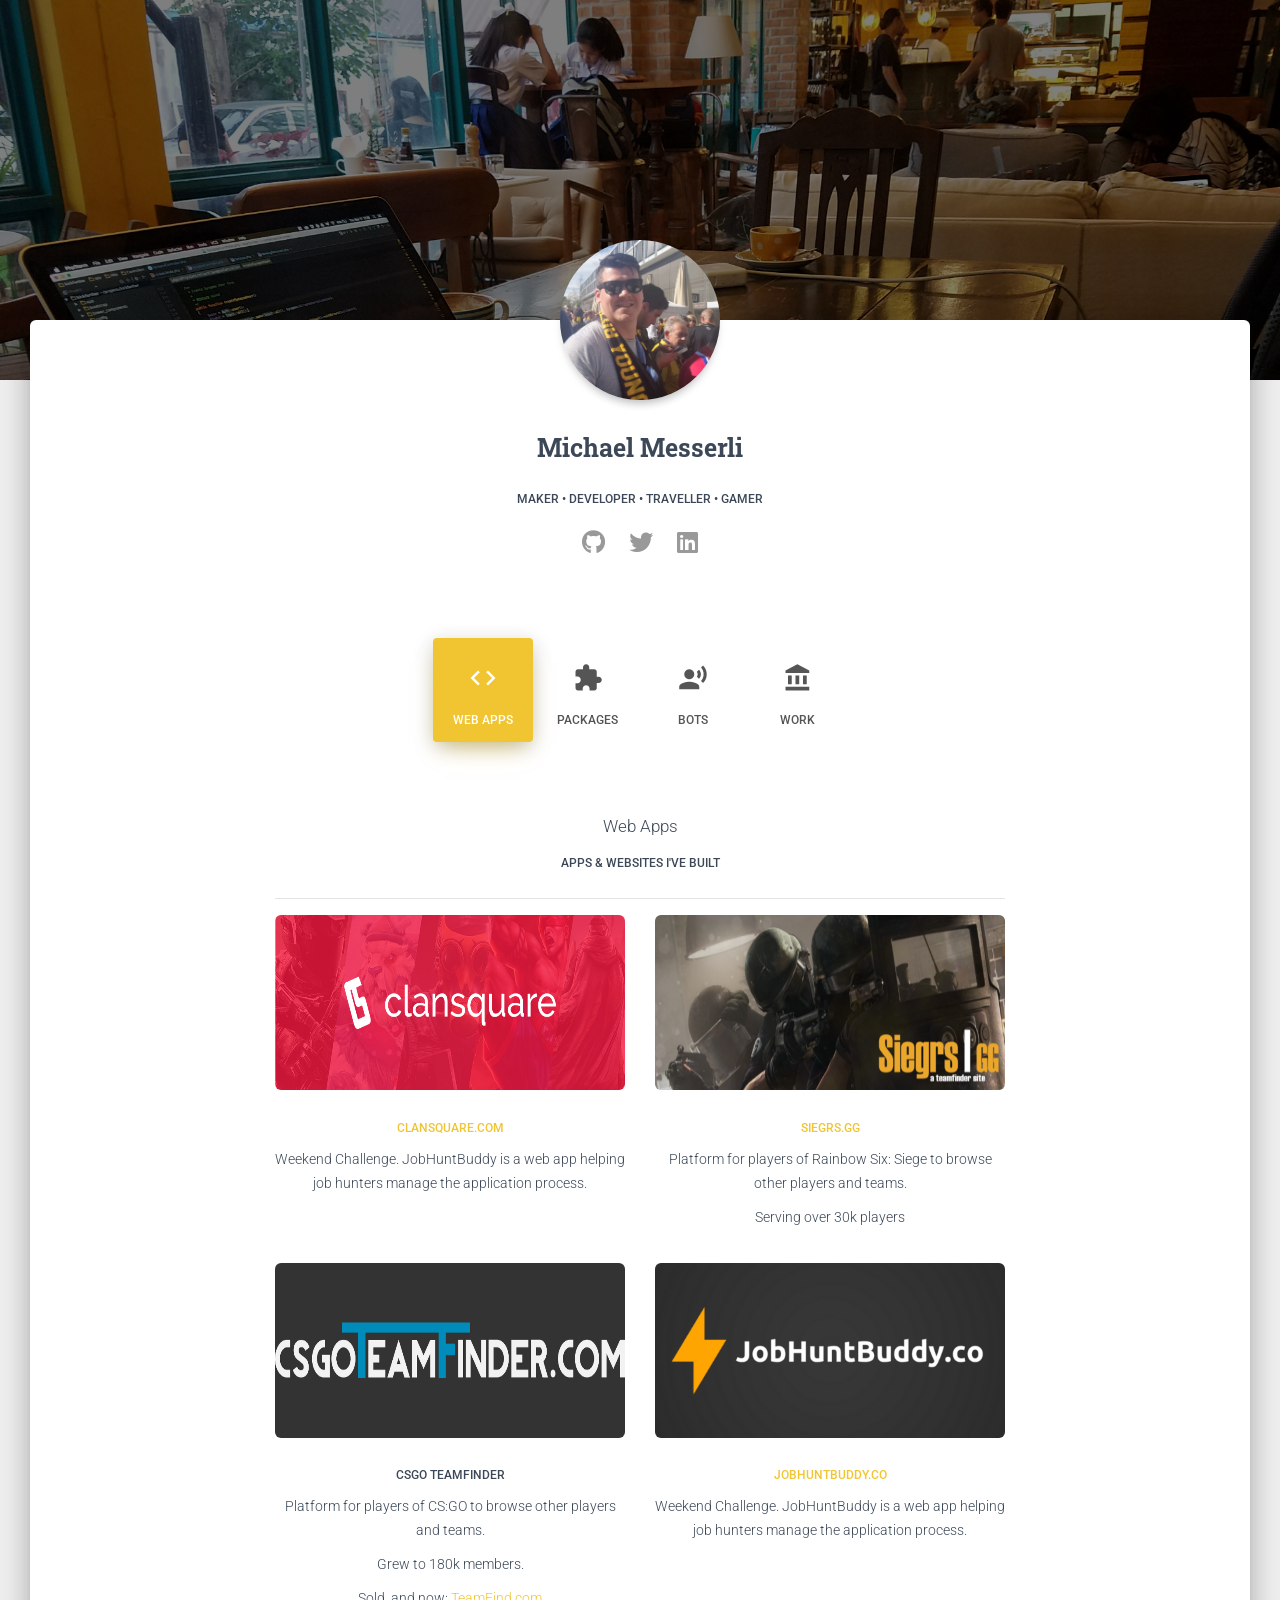
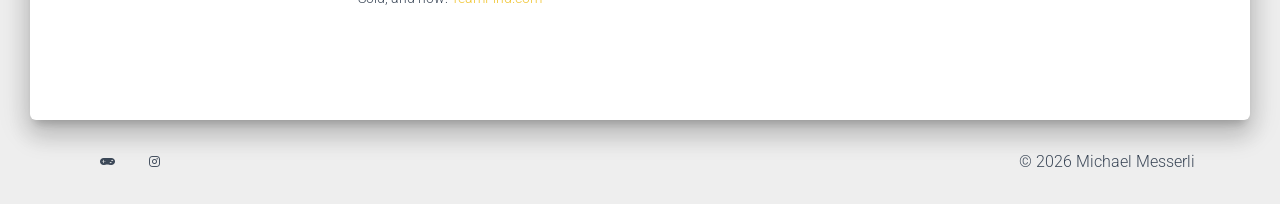
<file: index.html>
<!DOCTYPE html>
<html lang="en">

<head>
  <meta charset="utf-8" />
  <link rel="apple-touch-icon" sizes="76x76" href="./img/apple-icon.png">
  <link rel="icon" type="image/png" href="./img/favicon.png">
  <meta http-equiv="X-UA-Compatible" content="IE=edge,chrome=1" />
  <title>
    Michael Messerli
  </title>
  <meta content='width=device-width, initial-scale=1.0, maximum-scale=1.0, user-scalable=0, shrink-to-fit=no' name='viewport' />
  <!--     Fonts and icons     -->
  <link rel="stylesheet" type="text/css" href="https://fonts.googleapis.com/css?family=Roboto:300,400,500,700|Roboto+Slab:400,700|Material+Icons" />
  <link rel="stylesheet" href="https://use.fontawesome.com/releases/v5.7.2/css/all.css" integrity="sha384-fnmOCqbTlWIlj8LyTjo7mOUStjsKC4pOpQbqyi7RrhN7udi9RwhKkMHpvLbHG9Sr" crossorigin="anonymous">
  <!-- CSS Files -->
  <link href="./css/material-kit.css?v=2.0.5" rel="stylesheet" />
  <link href="./css/style.css" rel="stylesheet" />

  <!-- Global site tag (gtag.js) - Google Analytics -->
  <script async src="https://www.googletagmanager.com/gtag/js?id=UA-22063136-3"></script>
  <script>
    window.dataLayer = window.dataLayer || [];
    function gtag(){dataLayer.push(arguments);}
    gtag('js', new Date());

    gtag('config', 'UA-22063136-3');
  </script>

</head>

<body class="profile-page sidebar-collapse">
  <div class="page-header header-filter" data-parallax="true" style="background-image: url('./img/banner-bg_2.jpg');"></div>
  <div class="main main-raised">
    <div class="profile-content">
      <div class="container">
        <div class="row">
          <div class="col-md-6 ml-auto mr-auto">
            <div class="profile">
              <div class="avatar">
                <img src="./img/michael_yb_game.jpg" alt="Circle Image" class="img-raised rounded-circle img-fluid">
              </div>
              <div class="name">
                <h3 class="title">Michael Messerli</h3>
                <h6>Maker &bull; Developer &bull; Traveller &bull; Gamer</h6>
                <a href="https://github.com/messerli90" class="btn btn-just-icon btn-link btn-github"><i class="fab fa-github"></i></a>
                <a href="https://twitter.com/michaelmesserli" class="btn btn-just-icon btn-link btn-twitter"><i class="fab fa-twitter"></i></a>
                <a href="https://linkedin.com/in/messerlimichael" class="btn btn-just-icon btn-link btn-linkedin"><i class="fab fa-linkedin"></i></a>
              </div>
            </div>
          </div>
        </div>
        <!-- <div class="description text-center"> -->
          <!-- <p>I love building things to help bring people together. Building communities online</p> -->
        <!-- </div> -->
        <div class="row">
          <div class="col-md-6 ml-auto mr-auto">
            <div class="profile-tabs">
              <ul class="nav nav-pills nav-pills-icons justify-content-center" role="tablist">
                <li class="nav-item">
                  <a class="nav-link active" href="#studio" role="tab" data-toggle="tab">
                    <i class="material-icons">code</i> Web Apps
                  </a>
                </li>
                <li class="nav-item">
                  <a class="nav-link" href="#works" role="tab" data-toggle="tab">
                    <i class="material-icons">extension</i> Packages
                  </a>
                </li>
                <li class="nav-item">
                  <a class="nav-link" href="#favorite" role="tab" data-toggle="tab">
                    <i class="material-icons">record_voice_over</i> Bots
                  </a>
                </li>
                <li class="nav-item">
                  <a class="nav-link" href="#work" role="tab" data-toggle="tab">
                    <i class="material-icons">account_balance</i> Work
                  </a>
                </li>
              </ul>
            </div>
          </div>
        </div>
        <div class="tab-content tab-space">
          <div class="tab-pane active text-center gallery" id="studio">
            <h5>Web Apps</h5>
            <h6>Apps &amp; Websites I've built</h6>
            <div class="row"><div class="col-md-8 m-auto"><hr></div></div>
            <div class="row mb-4">
              <div class="col-md-4 ml-auto">
                <img src="./img/clansquare_banner.png" class="rounded" height="175">
                <h6><a href="https://clansquare.com">ClanSquare.com</a></h6>
                <p>Weekend Challenge. JobHuntBuddy is a web app helping job hunters manage the application process.</p>
                <p></p>
              </div>
              <div class="col-md-4 mr-auto">
                <img src="./img/siegrs_banner_2.png" class="rounded" height="175">
                <h6><a href="https://siegrs.gg">Siegrs.gg</a></h6>
                <p>Platform for players of Rainbow Six: Siege to browse other players and teams.</p>
                <p>Serving over 30k players</p>
              </div>
            </div>
            <div class="row">
              <div class="col-md-4 ml-auto">
                <img src="./img/tfbanner_postsize.png" class="rounded" height="175">
                <h6>CSGO TeamFinder</h6>
                <p>Platform for players of CS:GO to browse other players and teams.</p>
                <p>Grew to 180k members.</p>
                <p>Sold, and now: <a href="https://teamfind.com/">TeamFind.com</a></p>
              </div>
              <div class="col-md-4 mr-auto">
                <img src="./img/jobhuntbuddy_2.png" class="rounded" height="175">
                <h6><a href="https://JobHuntBuddy.co">JobHuntBuddy.co</a></h6>
                <p>Weekend Challenge. JobHuntBuddy is a web app helping job hunters manage the application process.</p>
                <p></p>
              </div>
            </div>
          </div>
          <div class="tab-pane text-center gallery" id="works">
              <h5>Packages &amp; Libraries</h5>
              <h6>Mainly Laravel wrappers for APIs</h6>
              <div class="row"><div class="col-md-8 m-auto"><hr></div></div>
            <div class="row">
              <div class="col-md-3 ml-auto">
                <img src="./img/igdb_logo.png" class="rounded" height="125">
                <h6>IGDB Wrapper</h6>
                <p>Open source. IGDB Wrapper/Facade built for Laravel</p>
                <p>
                  <a href="https://github.com/messerli90/igdb" class="m-2"><i class="fab fa-2x fa-github"></i></a>
                  <a href="https://packagist.org/packages/messerli90/igdb" class="m-2"><i class="fas fa-2x fa-box"></i></a>
                </p>
              </div>
              <div class="col-md-3 mr-auto">
                <img src="./img/bittrex.jpeg" class="rounded" height="125">
                <h6>Bittrex Wrapper</h6>
                <p>Open source. Laravel PHP Facade/Wrapper for the Bittrex API</p>
                <p>
                  <a href="https://github.com/messerli90/bittrex" class="m-2"><i class="fab fa-2x fa-github"></i></a>
                  <a href="https://packagist.org/packages/messerli90/bittrex" class="m-2"><i class="fas fa-2x fa-box"></i></a>
                </p>
              </div>
            </div>
            <div class="row">
                <div class="col-md-3 ml-auto">
                  <img src="./img/firstpromoter.png" class="rounded" height="125">
                  <h6>FirstPromoter</h6>
                  <p>Open source. FirstPromoter Wrapper/Facade built for Laravel</p>
                  <p>
                    <a href="https://github.com/messerli90/first_promoter" class="m-2"><i class="fab fa-2x fa-github"></i></a>
                    <a href="https://packagist.org/packages/messerli90/first_promoter" class="m-2"><i class="fas fa-2x fa-box"></i></a>
                  </p>
                </div>
                <div class="col-md-3 mr-auto">
                  
                </div>
            </div>
          </div>
          <div class="tab-pane text-center gallery" id="favorite">
            <h5>Bots</h5>
            <h6>Hope to fill this up a bit</h6>
            <div class="row"><div class="col-md-8 m-auto"><hr></div></div>
            <div class="row">
              <div class="col-md-3 ml-auto">
                <img src="./img/discord.svg" class="rounded">
                <h6>Discord Bot</h6>
                <p>Let's users assign themselves roles.</p>
                <p>Built in NodeJS</p>
                
              </div>
              <div class="col-md-3 mr-auto">
                
              </div>
            </div>
          </div>
          <div class="tab-pane text-center gallery" id="work">
            <h5>Work</h5>
            <h6>Companies &amp; Websites I've worked for</h6>
            <div class="row"><div class="col-md-8 m-auto"><hr></div></div>
            <div class="row mb-4">
              <div class="col-md-3 ml-auto">
                <img src="./img/freedomground.png" class="rounded" height="175">
                <h6>FreedomGround</h6>
                <p><em>Lead Developer</em></p>
                <p>Lead development of this survey platform.</p>
                <p>Contest voting system, sweepstake algorith, and affiliate marketing program.</p>
                
              </div>
              <div class="col-md-3 mr-auto">
                  <img src="./img/yumi.png" class="rounded" height="175">
                  <h6>Yumi</h6>
                  <p><em>Back-end Developer</em></p>
                  <p>Consulted on subscription service refactor</p>
                  <p></p>
              </div>
            </div>
            <div class="row">
                <div class="col-md-3 ml-auto">
                  <img src="./img/kickfurther.png" class="rounded" height="75">
                  <h6>Kickfurther</h6>
                  <p><em>Full-Stack Developer</em></p>
                  <p>Original employee; Helped build the foundation of this crowd-funding platform.</p>
                  <p>Implemented banking and billing systems</p>
                  
                </div>
                <div class="col-md-3 mr-auto">
                    
                </div>
              </div>
          </div>
        </div>
      </div>
    </div>
  </div>
  <footer class="footer footer-default">
    <div class="container">
      <nav class="float-left">
        <ul>
          <li>
            <a href="https://steamcommunity.com/id/knifely"><i class="fa fa-gamepad"></i></a>
          </li>
          <li>
            <a href="https://instagram.com/michaelmesserli"><i class="fab fa-instagram"></i></a>
          </li>
        </ul>
      </nav>
      <div class="copyright float-right">
        &copy;
        <script>
          document.write(new Date().getFullYear())
        </script> Michael Messerli
      </div>
    </div>
  </footer>
  <!--   Core JS Files   -->
  <script src="./js/core/jquery.min.js" type="text/javascript"></script>
  <script src="./js/core/popper.min.js" type="text/javascript"></script>
  <script src="./js/core/bootstrap-material-design.min.js" type="text/javascript"></script>
  <script src="./js/plugins/moment.min.js"></script>
  <!-- Control Center for Material Kit: parallax effects, scripts for the example pages etc -->
  <script src="./js/material-kit.js?v=2.0.5" type="text/javascript"></script>
</body>

</html>
</file>
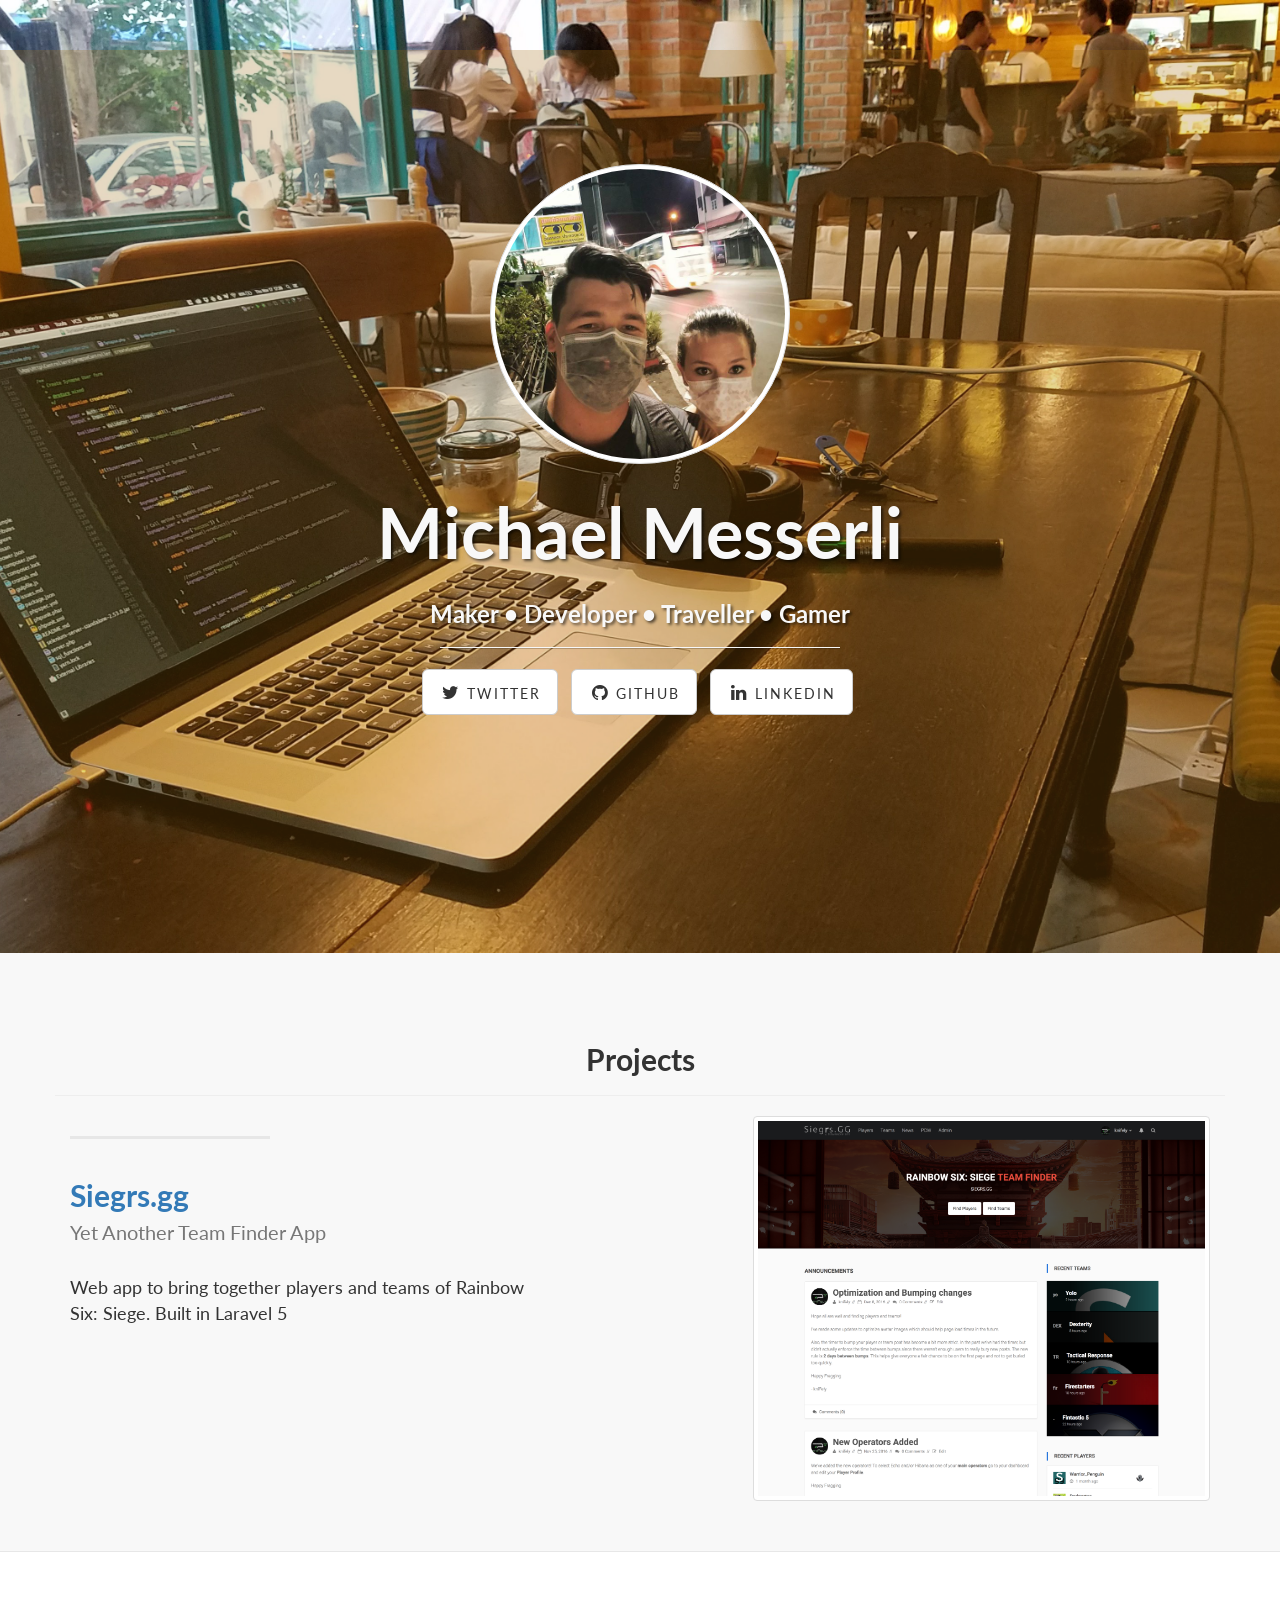
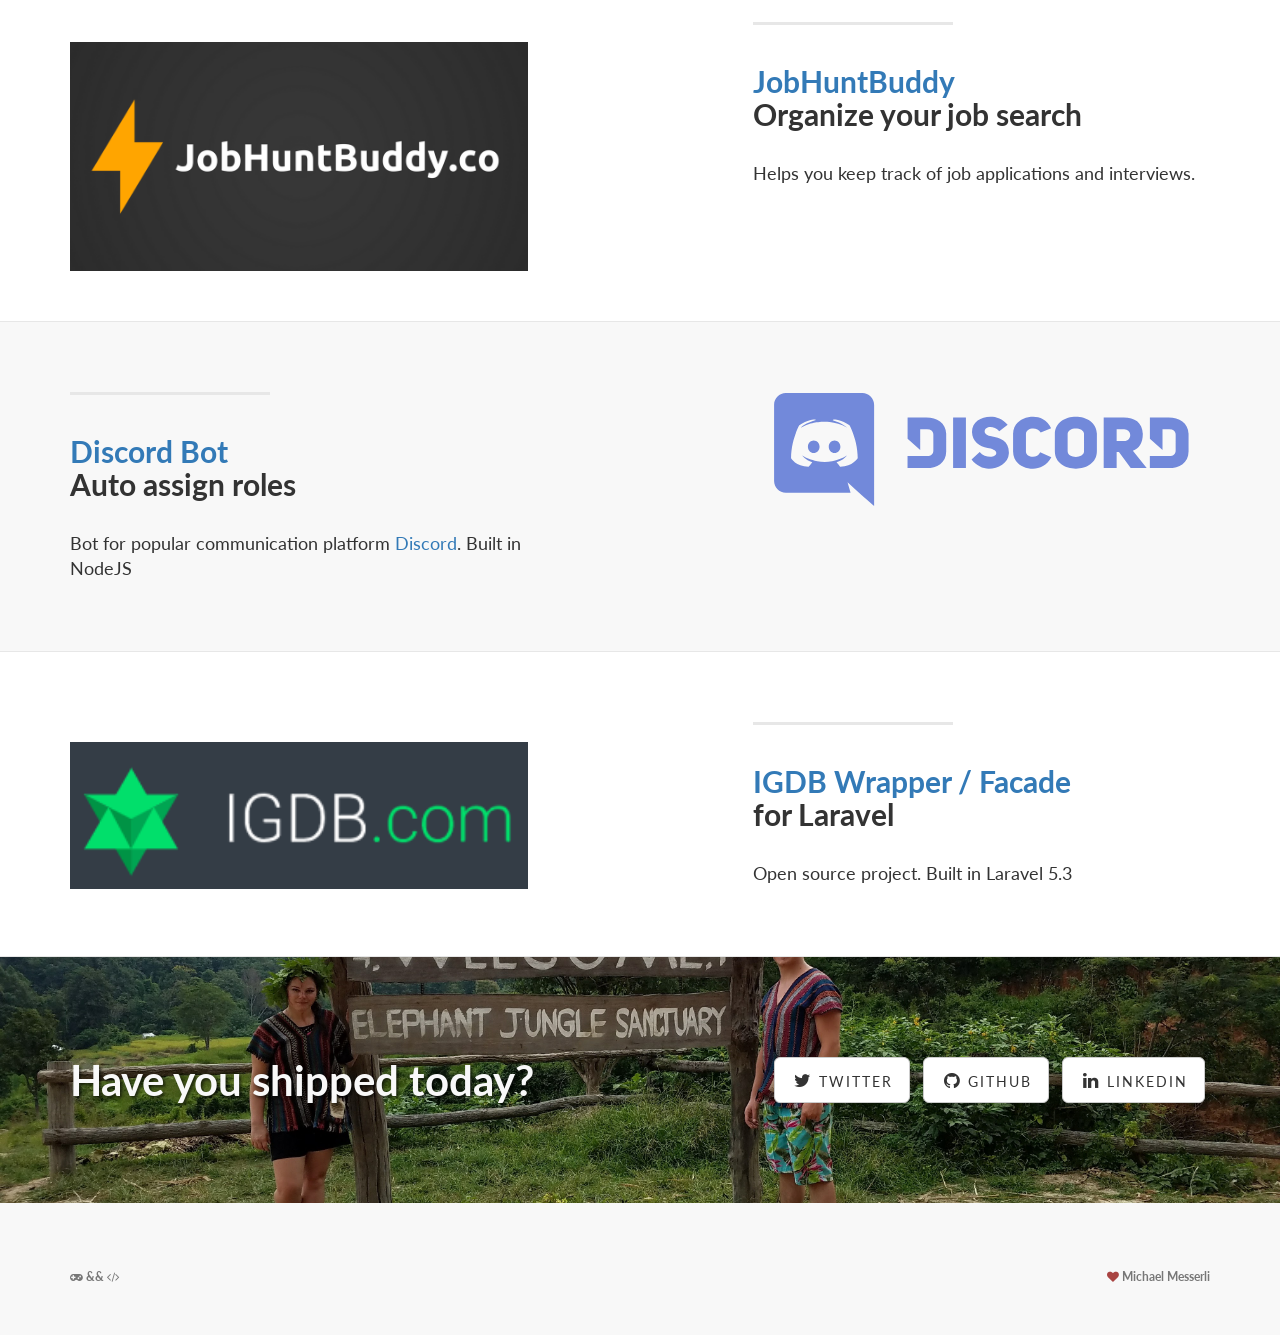
<file: index_2.html>
<!DOCTYPE html>
<html lang="en">

<head>

  <meta charset="utf-8">
  <meta http-equiv="X-UA-Compatible" content="IE=edge">
  <meta name="viewport" content="width=device-width, initial-scale=1">
  <meta name="description" content="My portfolio site, what else?">
  <meta name="author" content="Michael Messerli">

  <title>Michael Messerli</title>

  <!-- Bootstrap Core CSS -->
  <link href="https://maxcdn.bootstrapcdn.com/bootstrap/3.3.7/css/bootstrap.min.css" rel="stylesheet" integrity="sha384-BVYiiSIFeK1dGmJRAkycuHAHRg32OmUcww7on3RYdg4Va+PmSTsz/K68vbdEjh4u" crossorigin="anonymous">

  <!-- Custom CSS -->
  <link href="css/landing-page.css" rel="stylesheet">

  <!-- Custom Fonts -->
  <link href="https://maxcdn.bootstrapcdn.com/font-awesome/4.7.0/css/font-awesome.min.css" rel="stylesheet" integrity="sha384-wvfXpqpZZVQGK6TAh5PVlGOfQNHSoD2xbE+QkPxCAFlNEevoEH3Sl0sibVcOQVnN" crossorigin="anonymous">
  <link href="https://fonts.googleapis.com/css?family=Lato:300,400,700,300italic,400italic,700italic" rel="stylesheet" type="text/css">

  <!-- HTML5 Shim and Respond.js IE8 support of HTML5 elements and media queries -->
  <!-- WARNING: Respond.js doesn't work if you view the page via file:// -->
  <!--[if lt IE 9]>
  <script src="https://oss.maxcdn.com/libs/html5shiv/3.7.0/html5shiv.js"></script>
  <script src="https://oss.maxcdn.com/libs/respond.js/1.4.2/respond.min.js"></script>
  <![endif]-->

</head>

<body>
  <!-- Header -->
  <a name="about"></a>
  <div class="intro-header">
    <div class="intro-cover">
      <div class="container">

        <div class="row">
          <div class="col-lg-12">
            <div class="intro-message">
              <img src="img/masks.jpg" alt="Michael Messerli" class="img-circle img-thumbnail" style="height: 300px">
              <h1>Michael Messerli</h1>
              <h3>Maker &bull; Developer &bull; Traveller &bull; Gamer</h3>
              <hr class="intro-divider">
              <ul class="list-inline intro-social-buttons">
                <li>
                  <a href="https://twitter.com/michaelmesserli" class="btn btn-default btn-lg"><i class="fa fa-twitter fa-fw"></i> <span class="network-name">Twitter</span></a>
                </li>
                <li>
                  <a href="https://github.com/messerli90" class="btn btn-default btn-lg"><i class="fa fa-github fa-fw"></i> <span class="network-name">Github</span></a>
                </li>
                <li>
                  <a href="https://linkedin.com/in/messerlimichael" class="btn btn-default btn-lg"><i class="fa fa-linkedin fa-fw"></i> <span class="network-name">Linkedin</span></a>
                </li>
              </ul>
            </div>
          </div>
        </div>

      </div>
      <!-- /.container -->
    </div>
  </div>
  <!-- /.intro-header -->

  <!-- Page Content -->
  <div class="content-section-a" id="projects" >

    <div class="container">
      <div class="row">
        <div class="page-header">
          <h2 class="text-center">Projects <small></small></h2>
        </div>

        <div class="col-lg-5 col-sm-6">
          <hr class="section-heading-spacer">
          <div class="clearfix"></div>
          <h2 class="section-heading"><a href="https://siegrs.gg">Siegrs.gg</a><br><small>Yet Another Team Finder App</small></h2>
          <p class="lead">Web app to bring together players and teams of Rainbow Six: Siege. Built in Laravel 5</p>
          <p class="lead"></p>
        </div>
        <div class="col-lg-5 col-lg-offset-2 col-sm-6">
          <img class="img-responsive img-thumbnail" src="img/siegrs.png" alt="Screenshot of Siegrs.gg">
        </div>
      </div>

    </div>
    <!-- /.container -->

  </div>
  <!-- /.content-section-a -->

  <div class="content-section-b">

    <div class="container">

      <div class="row">
        <div class="col-lg-5 col-lg-offset-1 col-sm-push-6  col-sm-6">
          <hr class="section-heading-spacer">
          <div class="clearfix"></div>
          <h2 class="section-heading"><a href="https://jobhuntbuddy.co">JobHuntBuddy</a><br>Organize your job search</h2>
          <p class="lead">Helps you keep track of job applications and interviews.</p>
        </div>
        <div class="col-lg-5 col-sm-pull-6  col-sm-6">
          <img class="img-responsive" src="img/jobhuntbuddy.png" alt="JobHuntBuddy logo" style="min-width: 100%; margin-top: 4rem;">
        </div>
      </div>

    </div>
    <!-- /.container -->

  </div>
  <!-- /.content-section-b -->

  <div class="content-section-a">

    <div class="container">

      <div class="row">
        <div class="col-lg-5 col-sm-6">
          <hr class="section-heading-spacer">
          <div class="clearfix"></div>
          <h2 class="section-heading"><a href="https://github.com/messerli90/role-bot">Discord Bot</a><br>Auto assign roles</h2>
          <p class="lead">Bot for popular communication platform <a href="http://discordapp.com/">Discord</a>. Built in NodeJS</p>
        </div>
        <div class="col-lg-5 col-lg-offset-2 col-sm-6">
          <img class="img-responsive" src="img/discord.svg" alt="">
        </div>
      </div>

    </div>
    <!-- /.container -->

  </div>
  <!-- /.content-section-a -->

  <div class="content-section-b">

    <div class="container">

      <div class="row">
        <div class="col-lg-5 col-lg-offset-1 col-sm-push-6  col-sm-6">
          <hr class="section-heading-spacer">
          <div class="clearfix"></div>
          <h2 class="section-heading"><a href="https://github.com/messerli90/igdb">IGDB Wrapper / Facade</a><br>for Laravel</h2>
          <p class="lead">Open source project. Built in Laravel 5.3</p>
        </div>
        <div class="col-lg-5 col-sm-pull-6  col-sm-6">
          <img class="img-responsive" src="img/igdb_logo.png" alt="IGDB logo" style="min-width: 100%; margin-top: 4rem;">
        </div>
      </div>

    </div>
    <!-- /.container -->

  </div>
  <!-- /.content-section-b -->

  <a  name="contact"></a>
  <div class="banner">

    <div class="container">

      <div class="row">
        <div class="col-lg-6">
          <h2>Have you shipped today?</h2>
        </div>
        <div class="col-lg-6">
          <ul class="list-inline banner-social-buttons">
            <li>
              <a href="https://twitter.com/michaelmesserli" class="btn btn-default btn-lg"><i class="fa fa-twitter fa-fw"></i> <span class="network-name">Twitter</span></a>
            </li>
            <li>
              <a href="https://github.com/messerli90" class="btn btn-default btn-lg"><i class="fa fa-github fa-fw"></i> <span class="network-name">Github</span></a>
            </li>
            <li>
              <a href="https://linkedin.com/in/messerlimichael" class="btn btn-default btn-lg"><i class="fa fa-linkedin fa-fw"></i> <span class="network-name">Linkedin</span></a>
            </li>
          </ul>
        </div>
      </div>

    </div>
    <!-- /.container -->

  </div>
  <!-- /.banner -->

  <!-- Footer -->
  <footer>
    <div class="container">
      <div class="row">
        <div class="col-lg-12">
          <p class="pull-right copyright text-muted small"><i class="fa fa-heart text-danger"></i> Michael Messerli</p>
          <p class="copyright text-muted small"><i class="fa fa-gamepad"></i> &amp;&amp; <i class="fa fa-code"></i></p>
        </div>
      </div>
    </div>
  </footer>

  <!-- jQuery -->
  <script src="https://code.jquery.com/jquery-3.1.1.min.js" integrity="sha256-hVVnYaiADRTO2PzUGmuLJr8BLUSjGIZsDYGmIJLv2b8=" crossorigin="anonymous"></script>

  <!-- Bootstrap Core JavaScript -->
  <script src="https://maxcdn.bootstrapcdn.com/bootstrap/3.3.7/js/bootstrap.min.js" integrity="sha384-Tc5IQib027qvyjSMfHjOMaLkfuWVxZxUPnCJA7l2mCWNIpG9mGCD8wGNIcPD7Txa" crossorigin="anonymous"></script>

</body>

</html>
</file>
<file: css/style.css>
.profile-page .gallery img {
    margin-bottom: 1.142rem;
}
</file>
<file: css/landing-page.css>
/*
 * Start Bootstrap - Landing Page (http://startbootstrap.com/)
 * Copyright 2013-2016 Start Bootstrap
 * Licensed under MIT (https://github.com/BlackrockDigital/startbootstrap/blob/gh-pages/LICENSE)
 */

body,
html {
    width: 100%;
    height: 100%;
}

body,
h1,
h2,
h3,
h4,
h5,
h6 {
    font-family: "Lato","Helvetica Neue",Helvetica,Arial,sans-serif;
    font-weight: 700;
}

.topnav {
    font-size: 14px;
}

.lead {
    font-size: 18px;
    font-weight: 400;
}

.intro-header {
    padding-top: 50px; /* If you're making other pages, make sure there is 50px of padding to make sure the navbar doesn't overlap content! */
    //padding-bottom: 50px;
    text-align: center;
    color: #f8f8f8;
    background: url(../img/banner-bg_2.jpg) no-repeat center center;
    background-size: cover;
}

.intro-header > .intro-cover {
  background: rgba(158, 104, 12, 0.25);
  padding-bottom: -50px;
}

.intro-message {
    position: relative;
    padding-top: 10%;
    padding-bottom: 20%;
}

.intro-message > h1 {
    margin: 3rem;
    text-shadow: 2px 2px 3px rgba(0,0,0,0.6);
    font-size: 5em;
}

.intro-divider {
    width: 400px;
    border-top: 1px solid #f8f8f8;
    border-bottom: 1px solid rgba(0,0,0,0.2);
}

.intro-message > h3 {
    text-shadow: 2px 2px 3px rgba(0,0,0,0.6);
}

@media(max-width:767px) {
    .intro-message {
        padding-bottom: 15%;
    }

    .intro-message > h1 {
        font-size: 3em;
    }

    ul.intro-social-buttons > li {
        display: block;
        margin-bottom: 20px;
        padding: 0;
    }

    ul.intro-social-buttons > li:last-child {
        margin-bottom: 0;
    }

    .intro-divider {
        width: 100%;
    }
}

.network-name {
    text-transform: uppercase;
    font-size: 14px;
    font-weight: 400;
    letter-spacing: 2px;
}

.content-section-a {
    padding: 50px 0;
    background-color: #f8f8f8;
}

.content-section-b {
    padding: 50px 0;
    border-top: 1px solid #e7e7e7;
    border-bottom: 1px solid #e7e7e7;
}

.section-heading {
    margin-bottom: 30px;
}

.section-heading-spacer {
    float: left;
    width: 200px;
    border-top: 3px solid #e7e7e7;
}

.banner {
    padding: 100px 0;
    color: #f8f8f8;
    background: url(../img/elephant_banner.jpg) no-repeat center center;
    background-size: cover;
}

.banner h2 {
    margin: 0;
    text-shadow: 2px 2px 3px rgba(0,0,0,0.6);
    font-size: 3em;
}

.banner ul {
    margin-bottom: 0;
}

.banner-social-buttons {
    float: right;
    margin-top: 0;
}

@media(max-width:1199px) {
    ul.banner-social-buttons {
        float: left;
        margin-top: 15px;
    }
}

@media(max-width:767px) {
    .banner h2 {
        margin: 0;
        text-shadow: 2px 2px 3px rgba(0,0,0,0.6);
        font-size: 3em;
    }

    ul.banner-social-buttons > li {
        display: block;
        margin-bottom: 20px;
        padding: 0;
    }

    ul.banner-social-buttons > li:last-child {
        margin-bottom: 0;
    }
}

footer {
    padding: 50px 0;
    background-color: #f8f8f8;
}

p.copyright {
    margin: 15px 0 0;
}
</file>
